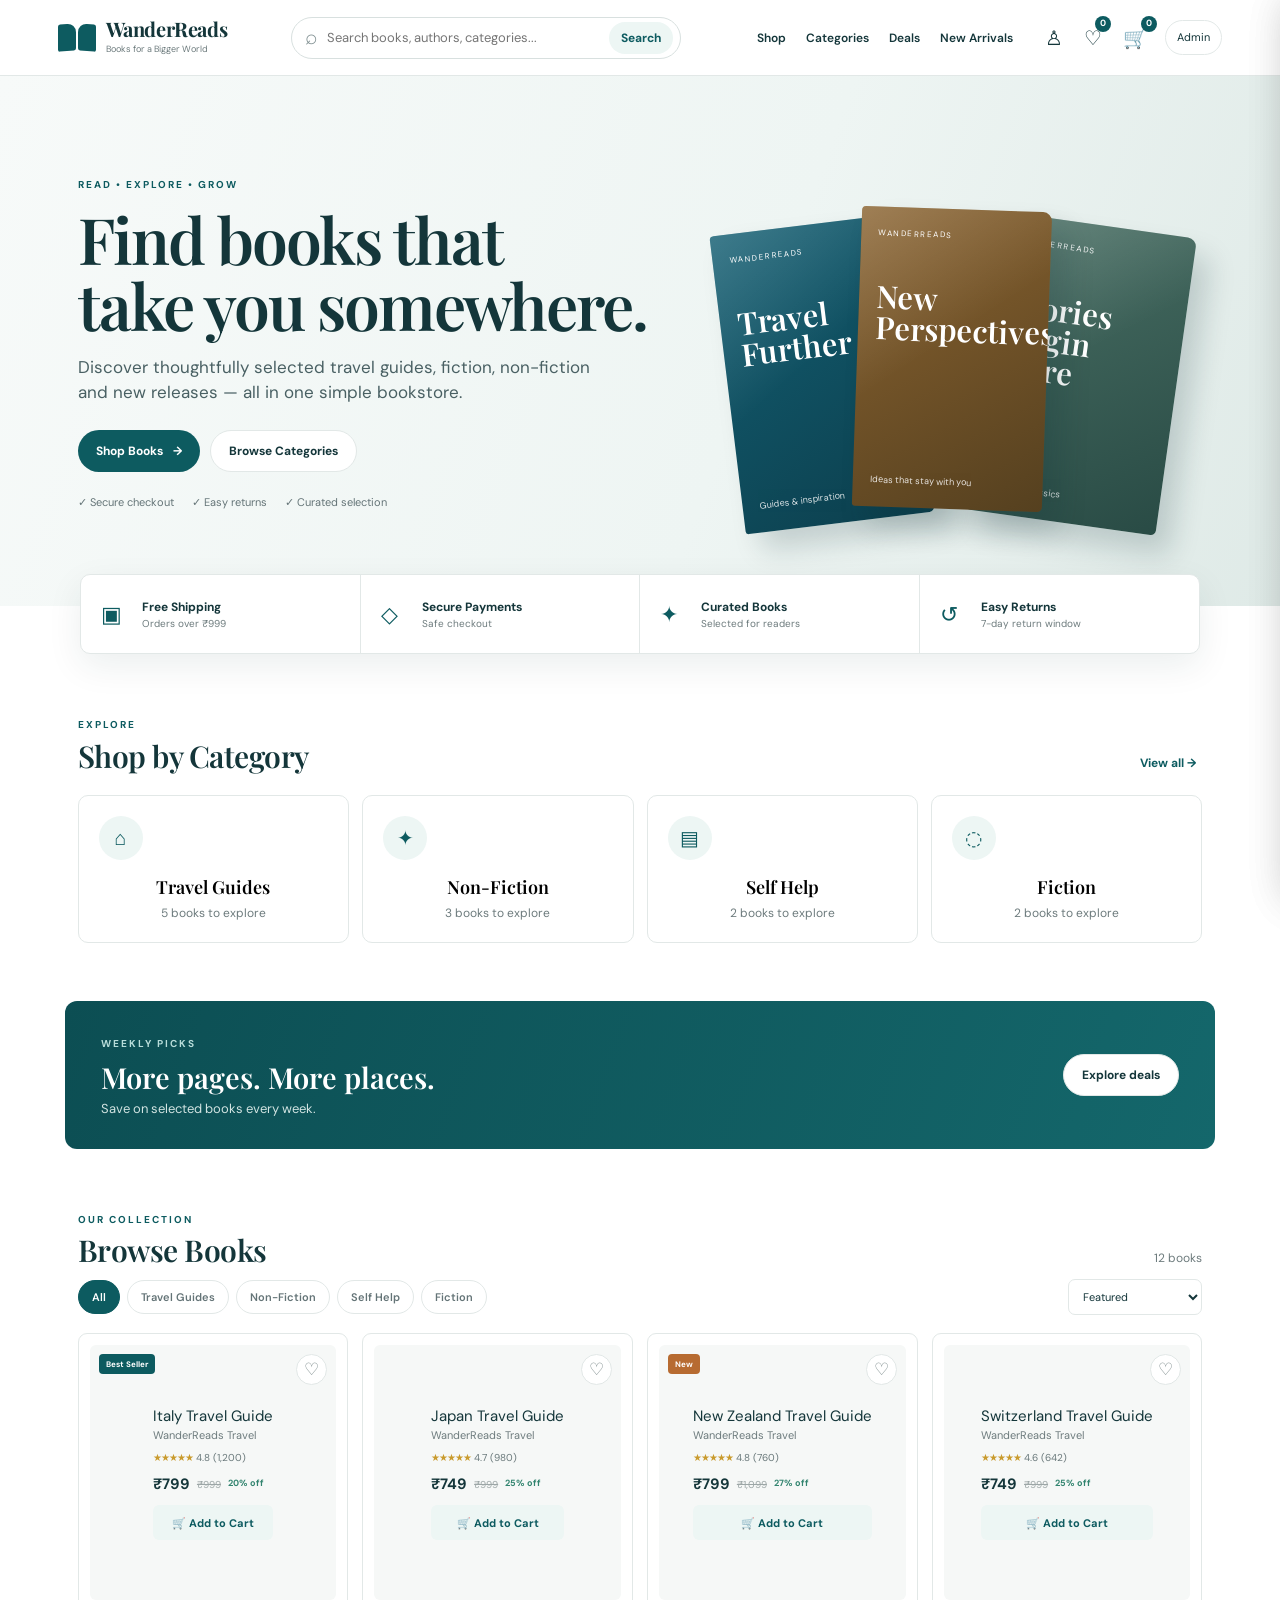
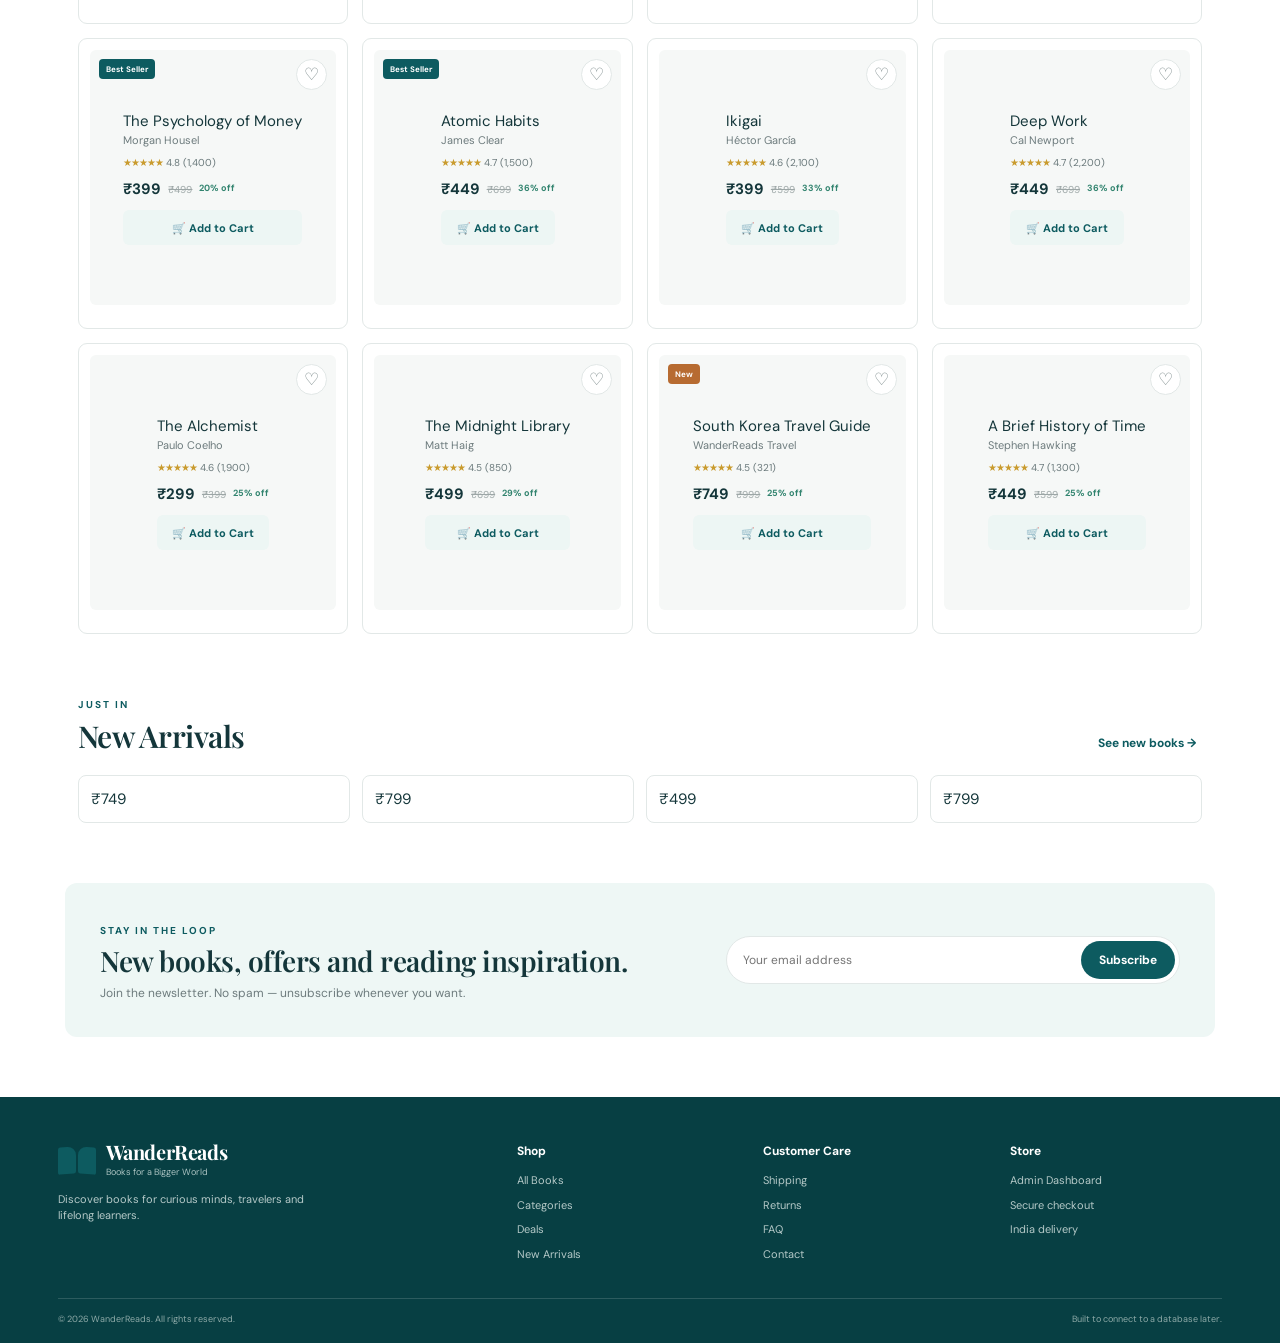
<file: index.html>
<!DOCTYPE html>
<html lang="en">
<head>
  <meta charset="UTF-8">
  <meta name="viewport" content="width=device-width, initial-scale=1.0">
  <meta name="description" content="WanderReads — a clean, modern online bookstore.">
  <title>WanderReads — Online Bookstore</title>
  <link rel="preconnect" href="https://fonts.googleapis.com">
  <link rel="preconnect" href="https://fonts.gstatic.com" crossorigin>
  <link href="https://fonts.googleapis.com/css2?family=DM+Sans:wght@400;500;600;700&family=Playfair+Display:wght@500;600;700&display=swap" rel="stylesheet">
  <link rel="stylesheet" href="style.css">
</head>
<body>
  <div id="toast" class="toast" role="status" aria-live="polite"></div>

  <header class="site-header">
    <a class="brand" href="#home" aria-label="WanderReads home">
      <span class="brand-mark" aria-hidden="true"><span></span><span></span></span>
      <span class="brand-copy"><strong>WanderReads</strong><small>Books for a Bigger World</small></span>
    </a>

    <form class="search-bar" id="searchForm" role="search">
      <span aria-hidden="true">⌕</span>
      <input id="searchInput" type="search" autocomplete="off" placeholder="Search books, authors, categories...">
      <button type="submit">Search</button>
    </form>

    <nav class="main-nav" aria-label="Main navigation">
      <a href="#shop">Shop</a>
      <a href="#categories">Categories</a>
      <a href="#deals">Deals</a>
      <a href="#new">New Arrivals</a>
    </nav>

    <div class="header-actions">
      <button class="header-icon" id="accountBtn" type="button" aria-label="Open account">♙</button>
      <button class="header-icon" id="wishlistBtn" type="button" aria-label="Open wishlist">♡<b id="wishlistCount">0</b></button>
      <button class="header-icon" id="cartBtn" type="button" aria-label="Open cart">🛒<b id="cartCount">0</b></button>
      <a class="admin-link" href="admin.html">Admin</a>
    </div>
  </header>

  <main>
    <section class="hero" id="home">
      <div class="hero-inner">
        <div class="hero-copy">
          <span class="eyebrow">READ • EXPLORE • GROW</span>
          <h1>Find books that<br>take you somewhere.</h1>
          <p>Discover thoughtfully selected travel guides, fiction, non-fiction and new releases — all in one simple bookstore.</p>
          <div class="hero-actions">
            <a class="btn btn-primary" href="#shop">Shop Books <span>→</span></a>
            <a class="btn btn-light" href="#categories">Browse Categories</a>
          </div>
          <div class="hero-trust"><span>✓ Secure checkout</span><span>✓ Easy returns</span><span>✓ Curated selection</span></div>
        </div>
        <div class="hero-showcase" aria-label="Featured books">
          <div class="mock-book book-a"><span>WANDERREADS</span><strong>Travel<br>Further</strong><small>Guides & inspiration</small></div>
          <div class="mock-book book-b"><span>WANDERREADS</span><strong>New<br>Perspectives</strong><small>Ideas that stay with you</small></div>
          <div class="mock-book book-c"><span>WANDERREADS</span><strong>Stories<br>Begin Here</strong><small>Fiction & classics</small></div>
        </div>
      </div>
    </section>

    <section class="benefits">
      <div><span>▣</span><strong>Free Shipping</strong><small>Orders over ₹999</small></div>
      <div><span>◇</span><strong>Secure Payments</strong><small>Safe checkout</small></div>
      <div><span>✦</span><strong>Curated Books</strong><small>Selected for readers</small></div>
      <div><span>↺</span><strong>Easy Returns</strong><small>7-day return window</small></div>
    </section>

    <section class="section" id="categories">
      <div class="section-head"><div><span class="eyebrow">EXPLORE</span><h2>Shop by Category</h2></div><button class="text-btn" data-category="all">View all →</button></div>
      <div class="category-grid" id="categoryGrid"></div>
    </section>

    <section class="deal-strip" id="deals">
      <div><span class="eyebrow">WEEKLY PICKS</span><h2>More pages. More places.</h2><p>Save on selected books every week.</p></div>
      <button class="btn btn-light" data-category="all">Explore deals</button>
    </section>

    <section class="section" id="shop">
      <div class="section-head shop-heading">
        <div><span class="eyebrow">OUR COLLECTION</span><h2>Browse Books</h2></div>
        <span class="result-count" id="resultCount"></span>
      </div>
      <div class="shop-toolbar">
        <div class="filter-tabs" id="filterTabs"></div>
        <select id="sortSelect" aria-label="Sort books">
          <option value="featured">Featured</option>
          <option value="price-low">Price: Low to High</option>
          <option value="price-high">Price: High to Low</option>
          <option value="rating">Top Rated</option>
          <option value="newest">Newest</option>
        </select>
      </div>
      <div class="products-grid" id="productGrid"></div>
      <div class="empty-state" id="emptyState" hidden>
        <div>⌕</div><h3>No books found</h3><p>Try another search or category.</p><button class="btn btn-primary" id="clearFilters">Show all books</button>
      </div>
    </section>

    <section class="section" id="new">
      <div class="section-head"><div><span class="eyebrow">JUST IN</span><h2>New Arrivals</h2></div><button class="text-btn" data-sort="newest">See new books →</button></div>
      <div class="mini-grid" id="newGrid"></div>
    </section>

    <section class="newsletter">
      <div><span class="eyebrow">STAY IN THE LOOP</span><h2>New books, offers and reading inspiration.</h2><p>Join the newsletter. No spam — unsubscribe whenever you want.</p></div>
      <form id="newsletterForm"><input id="newsletterEmail" type="email" placeholder="Your email address" required><button class="btn btn-primary" type="submit">Subscribe</button></form>
    </section>
  </main>

  <footer class="footer">
    <div class="footer-grid">
      <div><a class="brand footer-brand" href="#home"><span class="brand-mark"><span></span><span></span></span><span class="brand-copy"><strong>WanderReads</strong><small>Books for a Bigger World</small></span></a><p>Discover books for curious minds, travelers and lifelong learners.</p></div>
      <div><h3>Shop</h3><a href="#shop">All Books</a><a href="#categories">Categories</a><a href="#deals">Deals</a><a href="#new">New Arrivals</a></div>
      <div><h3>Customer Care</h3><a href="#home">Shipping</a><a href="#home">Returns</a><a href="#home">FAQ</a><a href="#home">Contact</a></div>
      <div><h3>Store</h3><a href="admin.html">Admin Dashboard</a><span>Secure checkout</span><span>India delivery</span></div>
    </div>
    <div class="footer-bottom"><span>© 2026 WanderReads. All rights reserved.</span><span>Built to connect to a database later.</span></div>
  </footer>

  <aside class="drawer" id="cartDrawer" aria-hidden="true">
    <div class="drawer-head"><div><span class="eyebrow">YOUR BAG</span><h2>Shopping Cart</h2></div><button class="close-btn" data-close="cartDrawer">×</button></div>
    <div class="drawer-body" id="cartItems"></div>
    <div class="drawer-foot"><div class="summary-row"><span>Subtotal</span><strong id="cartSubtotal">₹0</strong></div><small>Shipping and taxes are calculated at checkout.</small><button class="btn btn-primary btn-full" id="checkoutBtn">Proceed to Checkout</button><button class="btn btn-light btn-full" data-close="cartDrawer">Continue Shopping</button></div>
  </aside>

  <aside class="drawer" id="wishlistDrawer" aria-hidden="true">
    <div class="drawer-head"><div><span class="eyebrow">SAVED</span><h2>Wishlist</h2></div><button class="close-btn" data-close="wishlistDrawer">×</button></div>
    <div class="drawer-body" id="wishlistItems"></div>
  </aside>

  <div class="modal-backdrop" id="modalBackdrop" hidden>
    <section class="modal" id="accountModal" hidden aria-modal="true" role="dialog">
      <button class="close-btn modal-close">×</button><span class="eyebrow">ACCOUNT</span><h2 id="accountTitle">Your Account</h2>
      <div id="accountContent"></div>
    </section>
    <section class="modal" id="checkoutModal" hidden aria-modal="true" role="dialog">
      <button class="close-btn modal-close">×</button><span class="eyebrow">CHECKOUT</span><h2>Complete your order</h2>
      <form id="checkoutForm" class="checkout-form">
        <label>Full name<input name="name" required autocomplete="name"></label>
        <label>Email<input name="email" type="email" required autocomplete="email"></label>
        <label>Phone<input name="phone" type="tel" required autocomplete="tel"></label>
        <label>Address<textarea name="address" rows="3" required autocomplete="street-address"></textarea></label>
        <div class="form-row"><label>City<input name="city" required autocomplete="address-level2"></label><label>PIN code<input name="pin" inputmode="numeric" pattern="[0-9]{6}" required autocomplete="postal-code"></label></div>
        <fieldset><legend>Payment method</legend><label class="radio"><input type="radio" name="payment" value="cod" checked> Cash on Delivery</label><label class="radio"><input type="radio" name="payment" value="online"> Online payment <small>(demo until payment gateway is connected)</small></label></fieldset>
        <div class="checkout-total"><span>Total</span><strong id="checkoutTotal">₹0</strong></div>
        <button class="btn btn-primary btn-full" type="submit">Place Order</button>
      </form>
    </section>
  </div>

  <script src="app.js" defer></script>
</body>
</html>
</file>
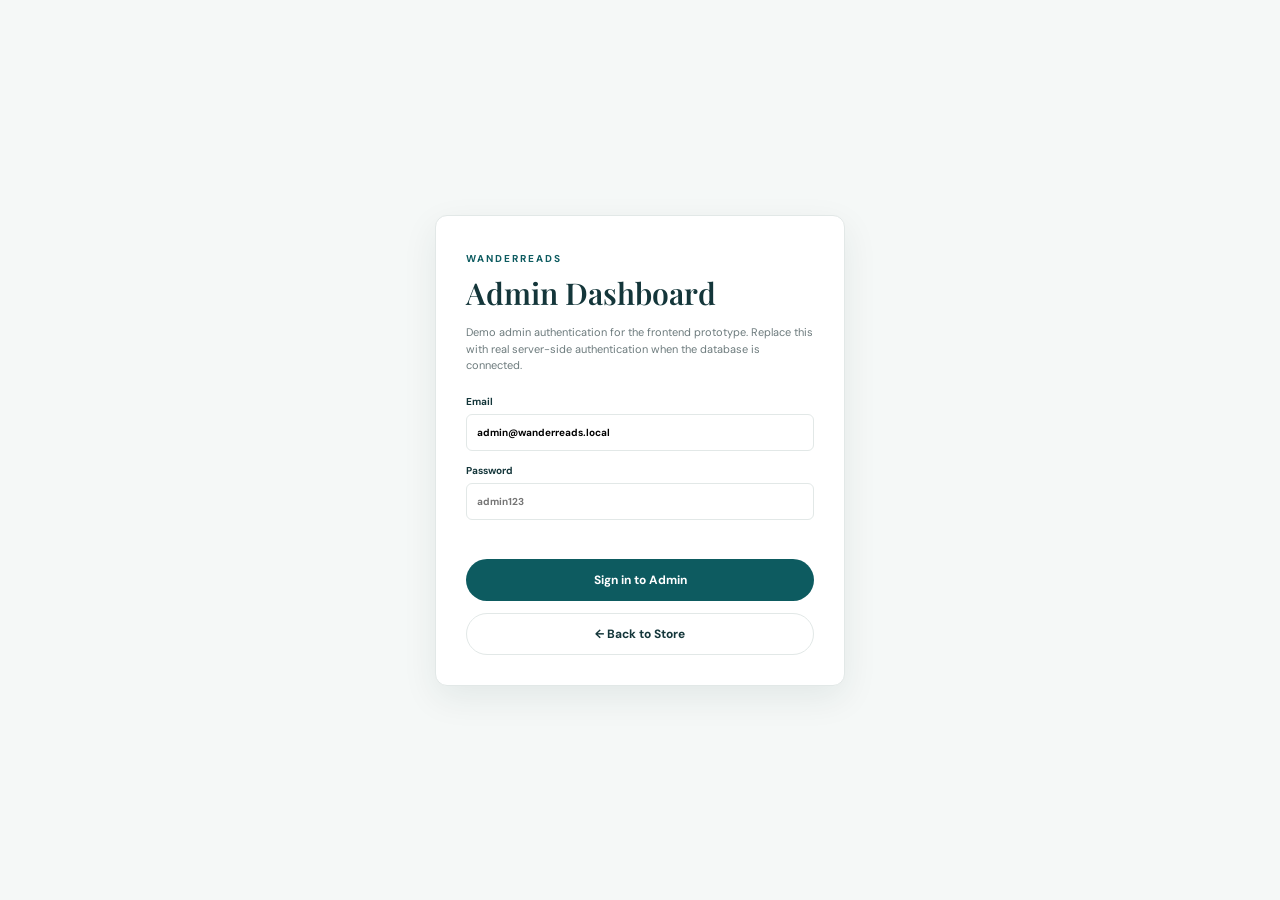
<file: admin.html>
<!DOCTYPE html>
<html lang="en">
<head>
<meta charset="UTF-8"><meta name="viewport" content="width=device-width,initial-scale=1.0">
<title>WanderReads — Admin</title>
<link rel="preconnect" href="https://fonts.googleapis.com"><link rel="preconnect" href="https://fonts.gstatic.com" crossorigin>
<link href="https://fonts.googleapis.com/css2?family=DM+Sans:wght@400;500;600;700&family=Playfair+Display:wght@500;600;700&display=swap" rel="stylesheet">
<link rel="stylesheet" href="style.css">
<style>
body{background:#f5f8f7}.admin-shell{min-height:100vh}.admin-top{height:70px;padding:0 4%;display:flex;align-items:center;justify-content:space-between;background:#fff;border-bottom:1px solid var(--line);position:sticky;top:0;z-index:20}.admin-top .brand{min-width:auto}.admin-main{max-width:1320px;margin:auto;padding:28px 4% 50px}.admin-layout{display:grid;grid-template-columns:210px 1fr;gap:25px}.admin-side{background:#fff;border:1px solid var(--line);border-radius:10px;padding:10px;height:max-content;position:sticky;top:95px}.admin-side button{width:100%;padding:11px 12px;margin:2px 0;text-align:left;border-radius:6px;background:transparent;color:var(--ink);font-size:12px}.admin-side button.active,.admin-side button:hover{background:var(--soft);color:var(--teal);font-weight:700}.admin-view{display:none}.admin-view.active{display:block}.admin-title{display:flex;justify-content:space-between;align-items:end;margin-bottom:20px}.admin-title h1{margin:4px 0 0;font:600 32px "Playfair Display",serif}.stats{display:grid;grid-template-columns:repeat(4,1fr);gap:12px;margin-bottom:20px}.stat{padding:18px;background:#fff;border:1px solid var(--line);border-radius:9px}.stat small{color:var(--muted);font-size:10px}.stat strong{display:block;margin-top:5px;font-size:24px}.admin-card{background:#fff;border:1px solid var(--line);border-radius:10px;padding:18px;margin-bottom:16px}.admin-card h2{margin:0 0 15px;font:600 20px "Playfair Display",serif}.admin-table{width:100%;border-collapse:collapse;font-size:11px}.admin-table th,.admin-table td{padding:11px 8px;border-bottom:1px solid var(--line);text-align:left;vertical-align:middle}.admin-table th{color:var(--muted);font-size:10px}.table-actions{display:flex;gap:5px}.tiny-btn{padding:6px 8px;border:1px solid var(--line);border-radius:5px;background:#fff;font-size:9px}.tiny-btn:hover{border-color:var(--teal);color:var(--teal)}.tiny-btn.danger{color:var(--danger)}.admin-form{display:grid;grid-template-columns:1fr 1fr;gap:12px}.admin-form label{display:grid;gap:5px;font-size:10px;font-weight:700}.admin-form input,.admin-form select{padding:9px;border:1px solid var(--line);border-radius:5px;outline:0;font-size:11px}.admin-form .wide{grid-column:1/-1}.admin-actions{grid-column:1/-1;display:flex;gap:8px}.notice{padding:11px;border-radius:6px;background:#fff8e8;color:#715718;font-size:10px;margin-bottom:15px}.status{display:inline-block;padding:4px 7px;border-radius:10px;background:var(--soft);color:var(--teal);font-size:9px;font-weight:700}.status.cancelled{background:#fdebed;color:var(--danger)}.status.shipped{background:#eef1ff;color:#4352a2}.admin-empty{text-align:center;color:var(--muted);padding:30px}.login-screen{min-height:100vh;display:grid;place-items:center;padding:20px}.login-card{width:min(410px,100%);padding:30px;background:#fff;border:1px solid var(--line);border-radius:12px;box-shadow:var(--shadow)}.login-card h1{font:600 30px "Playfair Display",serif;margin:5px 0 8px}.login-card p{color:var(--muted);font-size:11px}.login-card form{display:grid;gap:12px;margin-top:20px}.login-card label{display:grid;gap:5px;font-size:10px;font-weight:700}.login-card input{padding:10px;border:1px solid var(--line);border-radius:6px}.admin-error{color:var(--danger);font-size:10px;min-height:15px}
@media(max-width:900px){.admin-layout{grid-template-columns:1fr}.admin-side{position:static;display:flex;overflow:auto}.admin-side button{white-space:nowrap}.stats{grid-template-columns:repeat(2,1fr)}}@media(max-width:600px){.admin-main{padding:20px 4%}.admin-form{grid-template-columns:1fr}.stats{grid-template-columns:1fr 1fr}.admin-table{min-width:720px}.admin-card.table-wrap{overflow:auto}.admin-title{display:block}.admin-title .btn{margin-top:10px}}
</style>
</head>
<body>
<div id="adminApp"></div>
<script src="admin.js" defer></script>
</body>
</html>
</file>
<file: style.css>
:root{--ink:#14363a;--muted:#6d7b7d;--line:#e2e8e7;--teal:#0d5b60;--teal-dark:#083f43;--cream:#f6f8f7;--soft:#edf6f4;--gold:#c99b2e;--danger:#c84d57;--white:#fff;--shadow:0 12px 35px rgba(14,50,53,.08)}
*{box-sizing:border-box}html{scroll-behavior:smooth}body{margin:0;color:var(--ink);background:#fff;font-family:"DM Sans",Arial,sans-serif;font-size:15px;line-height:1.5}button,input,textarea,select{font:inherit}button,a{cursor:pointer}a{color:inherit;text-decoration:none}button{border:0}.site-header{height:76px;padding:0 4.5%;display:flex;align-items:center;gap:28px;border-bottom:1px solid var(--line);background:rgba(255,255,255,.97);position:sticky;top:0;z-index:50}.brand{display:flex;align-items:center;gap:10px;min-width:205px}.brand-mark{width:38px;height:32px;display:flex;gap:2px}.brand-mark span{width:18px;height:27px;margin-top:2px;background:var(--teal);border-radius:2px 9px 2px 2px;transform:skewY(-5deg)}.brand-mark span+span{border-radius:9px 2px 2px 2px;transform:skewY(5deg)}.brand-copy strong{display:block;font:700 20px/1 "Playfair Display",serif;letter-spacing:-.4px}.brand-copy small{display:block;margin-top:4px;color:var(--muted);font-size:9px}.search-bar{height:42px;max-width:390px;flex:1;display:flex;align-items:center;padding:0 7px 0 13px;border:1px solid #d8e0df;border-radius:24px;background:#fff}.search-bar>span{font-size:21px;color:#809092}.search-bar input{width:100%;border:0;outline:0;padding:0 9px;color:var(--ink);font-size:13px}.search-bar button{padding:7px 12px;border-radius:17px;background:var(--soft);color:var(--teal);font-size:12px;font-weight:700}.main-nav{display:flex;gap:20px;margin-left:auto;font-size:12px;font-weight:600;white-space:nowrap}.main-nav a:hover{color:var(--teal)}.header-actions{display:flex;align-items:center;gap:13px}.header-icon{position:relative;background:transparent;color:var(--ink);font-size:20px;padding:4px}.header-icon:hover{color:var(--teal)}.header-icon b{position:absolute;top:-3px;right:-5px;min-width:16px;height:16px;padding:0 4px;display:grid;place-items:center;border-radius:10px;background:var(--teal);color:#fff;font-size:9px}.admin-link{font-size:11px;padding:8px 11px;border:1px solid var(--line);border-radius:18px}.admin-link:hover{border-color:var(--teal);color:var(--teal)}
.hero{min-height:520px;background:linear-gradient(110deg,#f7faf9 0%,#eef5f3 58%,#dfeae7 100%);overflow:hidden}.hero-inner{max-width:1240px;min-height:520px;margin:auto;padding:70px 4.5%;display:flex;align-items:center;justify-content:space-between;gap:40px}.hero-copy{max-width:590px}.eyebrow{display:inline-block;color:var(--teal);font-size:10px;letter-spacing:2px;font-weight:700}.hero h1{margin:12px 0 18px;font:600 clamp(44px,5vw,68px)/1.02 "Playfair Display",Georgia,serif;letter-spacing:-2px}.hero-copy>p{max-width:530px;margin:0 0 24px;color:#496063;font-size:17px}.hero-actions{display:flex;gap:10px;flex-wrap:wrap}.btn{min-height:42px;padding:10px 18px;border-radius:23px;font-size:12px;font-weight:700;display:inline-flex;align-items:center;justify-content:center;gap:10px;transition:.2s ease}.btn-primary{background:var(--teal);color:#fff}.btn-primary:hover{background:var(--teal-dark);transform:translateY(-1px)}.btn-light{background:#fff;color:var(--ink);border:1px solid var(--line)}.btn-light:hover{border-color:#a9bfbd;transform:translateY(-1px)}.hero-trust{display:flex;gap:18px;margin-top:22px;color:#647477;font-size:11px;flex-wrap:wrap}.hero-showcase{width:510px;height:390px;position:relative;flex:0 0 auto}.mock-book{position:absolute;bottom:12px;width:190px;height:300px;padding:20px 17px;display:flex;flex-direction:column;border-radius:4px 9px 5px 3px;box-shadow:16px 18px 28px rgba(13,47,51,.18);color:#fff;overflow:hidden}.mock-book:after{content:"";position:absolute;inset:0;background:linear-gradient(145deg,rgba(255,255,255,.18),transparent 45%);pointer-events:none}.mock-book>*{position:relative;z-index:1}.mock-book span{font-size:8px;letter-spacing:1.5px}.mock-book strong{margin-top:42px;font:600 31px/1 "Playfair Display",serif}.mock-book small{margin-top:auto;font-size:9px;opacity:.85}.book-a{left:35px;background:linear-gradient(150deg,#135e72,#0c3f4d);transform:rotate(-7deg)}.book-b{left:165px;bottom:27px;background:linear-gradient(150deg,#8a6330,#55401f);z-index:2;transform:rotate(2deg)}.book-c{left:295px;background:linear-gradient(150deg,#496f64,#294b45);transform:rotate(8deg);z-index:1}
.benefits{max-width:1120px;margin:-32px auto 0;position:relative;z-index:4;display:grid;grid-template-columns:repeat(4,1fr);background:#fff;border:1px solid var(--line);border-radius:10px;box-shadow:var(--shadow)}.benefits>div{min-height:78px;padding:14px 20px;display:grid;grid-template-columns:32px 1fr;align-content:center;column-gap:9px;border-right:1px solid var(--line)}.benefits>div:last-child{border-right:0}.benefits span{grid-row:1/3;font-size:22px;color:var(--teal);align-self:center}.benefits strong{font-size:12px}.benefits small{color:var(--muted);font-size:10px}
.section{max-width:1240px;margin:auto;padding:58px 4.5% 0}.section-head{display:flex;align-items:end;justify-content:space-between;gap:20px;margin-bottom:22px}.section-head h2,.newsletter h2{margin:5px 0 0;font:600 30px/1.1 "Playfair Display",serif;letter-spacing:-.5px}.text-btn{background:transparent;color:var(--teal);font-size:12px;font-weight:700}.text-btn:hover{text-decoration:underline}.category-grid{display:grid;grid-template-columns:repeat(4,1fr);gap:13px}.category-card{padding:20px;border:1px solid var(--line);border-radius:10px;background:#fff;transition:.2s}.category-card:hover{transform:translateY(-3px);box-shadow:var(--shadow);border-color:#bfd2d0}.category-icon{width:44px;height:44px;display:grid;place-items:center;margin-bottom:15px;border-radius:50%;background:var(--soft);color:var(--teal);font-size:20px}.category-card h3{margin:0 0 5px;font:600 18px "Playfair Display",serif}.category-card p{margin:0;color:var(--muted);font-size:12px}.deal-strip{max-width:1150px;margin:58px auto 0;padding:30px 36px;display:flex;align-items:center;justify-content:space-between;gap:20px;border-radius:12px;background:linear-gradient(110deg,#0c4e53,#14676b);color:#fff}.deal-strip .eyebrow{color:#b8ddda}.deal-strip h2{margin:5px 0 3px;font:600 29px "Playfair Display",serif}.deal-strip p{margin:0;color:#d2e4e2;font-size:13px}.deal-strip .btn{color:var(--ink)}
.shop-heading{margin-bottom:12px}.result-count{color:var(--muted);font-size:12px}.shop-toolbar{display:flex;align-items:center;justify-content:space-between;gap:15px;margin-bottom:18px}.filter-tabs{display:flex;gap:7px;flex-wrap:wrap}.filter-tabs button{padding:8px 13px;border:1px solid var(--line);border-radius:18px;background:#fff;color:#647477;font-size:11px;font-weight:600}.filter-tabs button.active,.filter-tabs button:hover{background:var(--teal);border-color:var(--teal);color:#fff}.shop-toolbar select{height:36px;padding:0 10px;border:1px solid var(--line);border-radius:7px;background:#fff;color:var(--ink);font-size:11px}.products-grid{display:grid;grid-template-columns:repeat(4,minmax(0,1fr));gap:14px}.product-card{min-width:0;padding:11px;border:1px solid var(--line);border-radius:9px;background:#fff;transition:.2s;position:relative}.product-card:hover{transform:translateY(-3px);box-shadow:var(--shadow);border-color:#bfd2d0}.product-cover{height:255px;display:flex;align-items:center;justify-content:center;background:var(--cream);border-radius:6px;position:relative;margin-bottom:12px}.cover-placeholder{width:135px;height:205px;padding:17px 13px;display:flex;flex-direction:column;justify-content:space-between;border-radius:3px 7px 4px 2px;background:linear-gradient(150deg,#174f5a,#0b3c45);color:#fff;box-shadow:8px 10px 15px rgba(0,0,0,.15);text-align:left}.cover-placeholder span{font-size:7px;letter-spacing:1px;opacity:.8}.cover-placeholder strong{font:600 20px/1.05 "Playfair Display",serif}.cover-placeholder small{font-size:7px;opacity:.75}.wishlist{position:absolute;right:9px;top:9px;width:31px;height:31px;border-radius:50%;background:#fff;border:1px solid var(--line);font-size:17px;color:#7a8889;z-index:2}.wishlist.active{color:var(--danger)}.badge{position:absolute;left:9px;top:9px;padding:4px 7px;border-radius:4px;background:var(--teal);color:#fff;font-size:8px;font-weight:700;z-index:2}.badge.sale{background:#b76b31}.product-card h3{margin:0 0 3px;font-size:14px;white-space:nowrap;overflow:hidden;text-overflow:ellipsis}.author{color:var(--muted);font-size:11px}.rating{margin:6px 0;color:#69787a;font-size:10px}.rating span{color:var(--gold);letter-spacing:-1px}.price-row{display:flex;align-items:center;gap:7px;margin:8px 0 10px}.price{font-size:15px;font-weight:700}.old-price{color:#9ca6a6;text-decoration:line-through;font-size:10px}.discount{color:#32846f;font-size:9px;font-weight:700}.add-cart{width:100%;height:35px;border-radius:6px;background:var(--soft);color:var(--teal);font-size:11px;font-weight:700}.add-cart:hover,.add-cart.added{background:var(--teal);color:#fff}.empty-state{text-align:center;padding:50px 15px;border:1px dashed #ccd8d6;border-radius:10px}.empty-state>div{font-size:30px}.empty-state h3{margin:8px 0 3px}.empty-state p{color:var(--muted);margin:0 0 15px}.mini-grid{display:grid;grid-template-columns:repeat(4,1fr);gap:12px}.mini-card{display:flex;gap:12px;padding:12px;border:1px solid var(--line);border-radius:8px}.mini-cover{width:65px;height:88px;display:grid;place-items:center;flex:0 0 auto;border-radius:3px;background:linear-gradient(145deg,#315d62,#153d42);color:#fff;text-align:center;font:600 10px "Playfair Display",serif}.mini-card strong{font-size:12px;display:block}.mini-card small{color:var(--muted);font-size:10px}.mini-card .mini-price{display:block;margin-top:9px;font-size:12px;font-weight:700}.newsletter{max-width:1150px;margin:60px auto;padding:35px;display:grid;grid-template-columns:1.3fr 1fr;align-items:center;gap:35px;border-radius:12px;background:#eef7f5}.newsletter h2{font-size:28px}.newsletter p{margin:8px 0 0;color:var(--muted);font-size:12px}.newsletter form{display:flex;background:#fff;border:1px solid var(--line);border-radius:25px;padding:4px}.newsletter input{min-width:0;flex:1;border:0;outline:0;padding:0 12px;font-size:12px;background:transparent}.newsletter form .btn{min-height:36px}.footer{margin-top:55px;padding:45px 4.5% 16px;background:#073f43;color:#fff}.footer-grid{max-width:1240px;margin:auto;display:grid;grid-template-columns:2fr 1fr 1fr 1fr;gap:35px}.footer-brand{min-width:0}.footer .brand-copy small{color:#a9c1c0}.footer p{max-width:280px;color:#b5c9c8;font-size:11px}.footer h3{margin:0 0 12px;font-size:12px}.footer-grid>div:not(:first-child) a,.footer-grid>div:not(:first-child) span{display:block;margin:0 0 8px;color:#b5c9c8;font-size:11px}.footer-grid a:hover{color:#fff}.footer-bottom{max-width:1240px;margin:28px auto 0;padding-top:14px;border-top:1px solid rgba(255,255,255,.15);display:flex;justify-content:space-between;gap:15px;color:#8eaaa8;font-size:9px}
.toast{position:fixed;right:20px;bottom:20px;z-index:100;padding:12px 16px;border-radius:8px;background:#14363a;color:#fff;box-shadow:var(--shadow);font-size:12px;opacity:0;transform:translateY(10px);pointer-events:none;transition:.25s}.toast.show{opacity:1;transform:none}.drawer{position:fixed;right:0;top:0;width:min(430px,100%);height:100vh;background:#fff;z-index:80;display:flex;flex-direction:column;box-shadow:-15px 0 40px rgba(0,0,0,.12);transform:translateX(105%);transition:.25s}.drawer.open{transform:none}.drawer-head{padding:25px 24px 18px;display:flex;justify-content:space-between;border-bottom:1px solid var(--line)}.drawer-head h2{margin:4px 0 0;font:600 25px "Playfair Display",serif}.close-btn{width:34px;height:34px;border-radius:50%;background:var(--cream);font-size:22px;color:var(--ink)}.drawer-body{flex:1;overflow:auto;padding:16px 24px}.drawer-foot{padding:17px 24px;border-top:1px solid var(--line)}.summary-row,.checkout-total{display:flex;justify-content:space-between;align-items:center}.summary-row strong,.checkout-total strong{font-size:18px}.drawer-foot small{display:block;margin:6px 0 14px;color:var(--muted);font-size:10px}.btn-full{width:100%;margin-top:8px}.cart-line,.wish-line{display:grid;grid-template-columns:58px 1fr auto;gap:11px;align-items:center;padding:12px 0;border-bottom:1px solid var(--line)}.line-cover{width:58px;height:74px;display:grid;place-items:center;border-radius:3px;background:linear-gradient(145deg,#315d62,#153d42);color:#fff;text-align:center;font:600 8px "Playfair Display",serif}.line-info strong{display:block;font-size:12px}.line-info small{margin:2px 0 8px;color:var(--muted);font-size:10px}.qty{display:flex;align-items:center;gap:7px}.qty button{width:24px;height:24px;border:1px solid var(--line);border-radius:5px;background:#fff}.line-total{font-size:11px;font-weight:700}.remove-line{display:block;margin-top:5px;background:transparent;color:var(--danger);font-size:9px}.modal-backdrop{position:fixed;inset:0;z-index:90;display:grid;place-items:center;padding:20px;background:rgba(5,28,30,.45)}.modal{width:min(520px,100%);max-height:90vh;overflow:auto;padding:28px;border-radius:12px;background:#fff;box-shadow:0 20px 60px rgba(0,0,0,.2);position:relative}.modal>.close-btn{position:absolute;right:18px;top:18px}.modal h2{margin:5px 0 20px;font:600 27px "Playfair Display",serif}.modal[hidden],.modal-backdrop[hidden]{display:none}.account-tabs{display:flex;gap:7px;margin-bottom:18px}.account-tabs button{padding:8px 12px;border-radius:18px;background:var(--cream);font-size:11px}.account-tabs button.active{background:var(--teal);color:#fff}.form-grid,.checkout-form{display:grid;gap:13px}.checkout-form label{display:grid;gap:5px;font-size:11px;font-weight:700}.checkout-form input,.checkout-form textarea{width:100%;border:1px solid var(--line);border-radius:6px;outline:0;padding:10px;font-size:12px;resize:vertical}.checkout-form input:focus,.checkout-form textarea:focus{border-color:#86aaa8;box-shadow:0 0 0 3px rgba(13,91,96,.08)}.form-row{display:grid;grid-template-columns:1fr 1fr;gap:12px}.checkout-form fieldset{border:1px solid var(--line);border-radius:7px;padding:12px}.checkout-form legend{font-size:11px;font-weight:700}.checkout-form .radio{display:flex;grid-template-columns:none;align-items:center;gap:7px;margin:6px 0;font-weight:500}.checkout-form .radio input{width:auto}.checkout-form .radio small{color:var(--muted)}.checkout-total{padding-top:13px;border-top:1px solid var(--line)}.account-note{padding:13px;border-radius:7px;background:var(--cream);color:var(--muted);font-size:11px}.account-actions{display:flex;gap:8px;margin-top:14px;flex-wrap:wrap}
@media(max-width:1100px){.site-header{gap:15px}.main-nav{gap:12px}.products-grid{grid-template-columns:repeat(3,1fr)}.hero-showcase{width:430px}.mock-book{width:160px}.book-a{left:15px}.book-b{left:130px}.book-c{left:245px}.mini-grid{grid-template-columns:repeat(2,1fr)}}@media(max-width:800px){.site-header{height:auto;min-height:70px;flex-wrap:wrap;padding:10px 5%}.brand{min-width:auto}.search-bar{order:4;flex-basis:100%;max-width:none}.main-nav{display:none}.header-actions{margin-left:auto}.hero-inner{min-height:auto;padding:55px 5%;display:block}.hero-copy{max-width:none}.hero-showcase{width:100%;height:320px;margin:25px auto 0}.mock-book{width:150px;height:245px}.book-a{left:8%;}.book-b{left:35%;}.book-c{left:62%;}.benefits{margin:0 5%;grid-template-columns:repeat(2,1fr)}.benefits>div{border-bottom:1px solid var(--line)}.benefits>div:nth-child(2){border-right:0}.benefits>div:last-child{grid-column:1/-1;border-right:0}.category-grid{grid-template-columns:repeat(2,1fr)}.products-grid{grid-template-columns:repeat(2,1fr)}.deal-strip,.newsletter{margin-left:5%;margin-right:5%}.newsletter{grid-template-columns:1fr}.footer-grid{grid-template-columns:1fr 1fr}.footer-grid>div:first-child{grid-column:1/-1}}@media(max-width:520px){body{font-size:14px}.hero h1{font-size:42px}.hero-copy>p{font-size:15px}.hero-showcase{height:260px}.mock-book{width:112px;height:190px;padding:13px 10px}.mock-book strong{font-size:20px;margin-top:25px}.book-a{left:4%}.book-b{left:31%;bottom:18px}.book-c{left:58%}.benefits{grid-template-columns:1fr}.benefits>div{border-right:0!important}.benefits>div:last-child{grid-column:auto}.section{padding-top:45px}.category-grid,.products-grid{grid-template-columns:1fr 1fr;gap:9px}.product-cover{height:205px}.cover-placeholder{width:105px;height:165px}.cover-placeholder strong{font-size:16px}.shop-toolbar{align-items:flex-start;flex-direction:column}.shop-toolbar select{width:100%}.deal-strip{padding:25px;display:block}.deal-strip .btn{margin-top:15px}.mini-grid{grid-template-columns:1fr}.newsletter{padding:25px}.newsletter form{display:block;border:0;background:transparent}.newsletter input{height:40px;width:100%;margin-bottom:7px;border:1px solid var(--line);border-radius:22px;background:#fff}.newsletter form .btn{width:100%}.footer-grid{grid-template-columns:1fr 1fr}.footer-bottom{display:block}.footer-bottom span{display:block;margin-top:6px}.form-row{grid-template-columns:1fr}}
</file>
